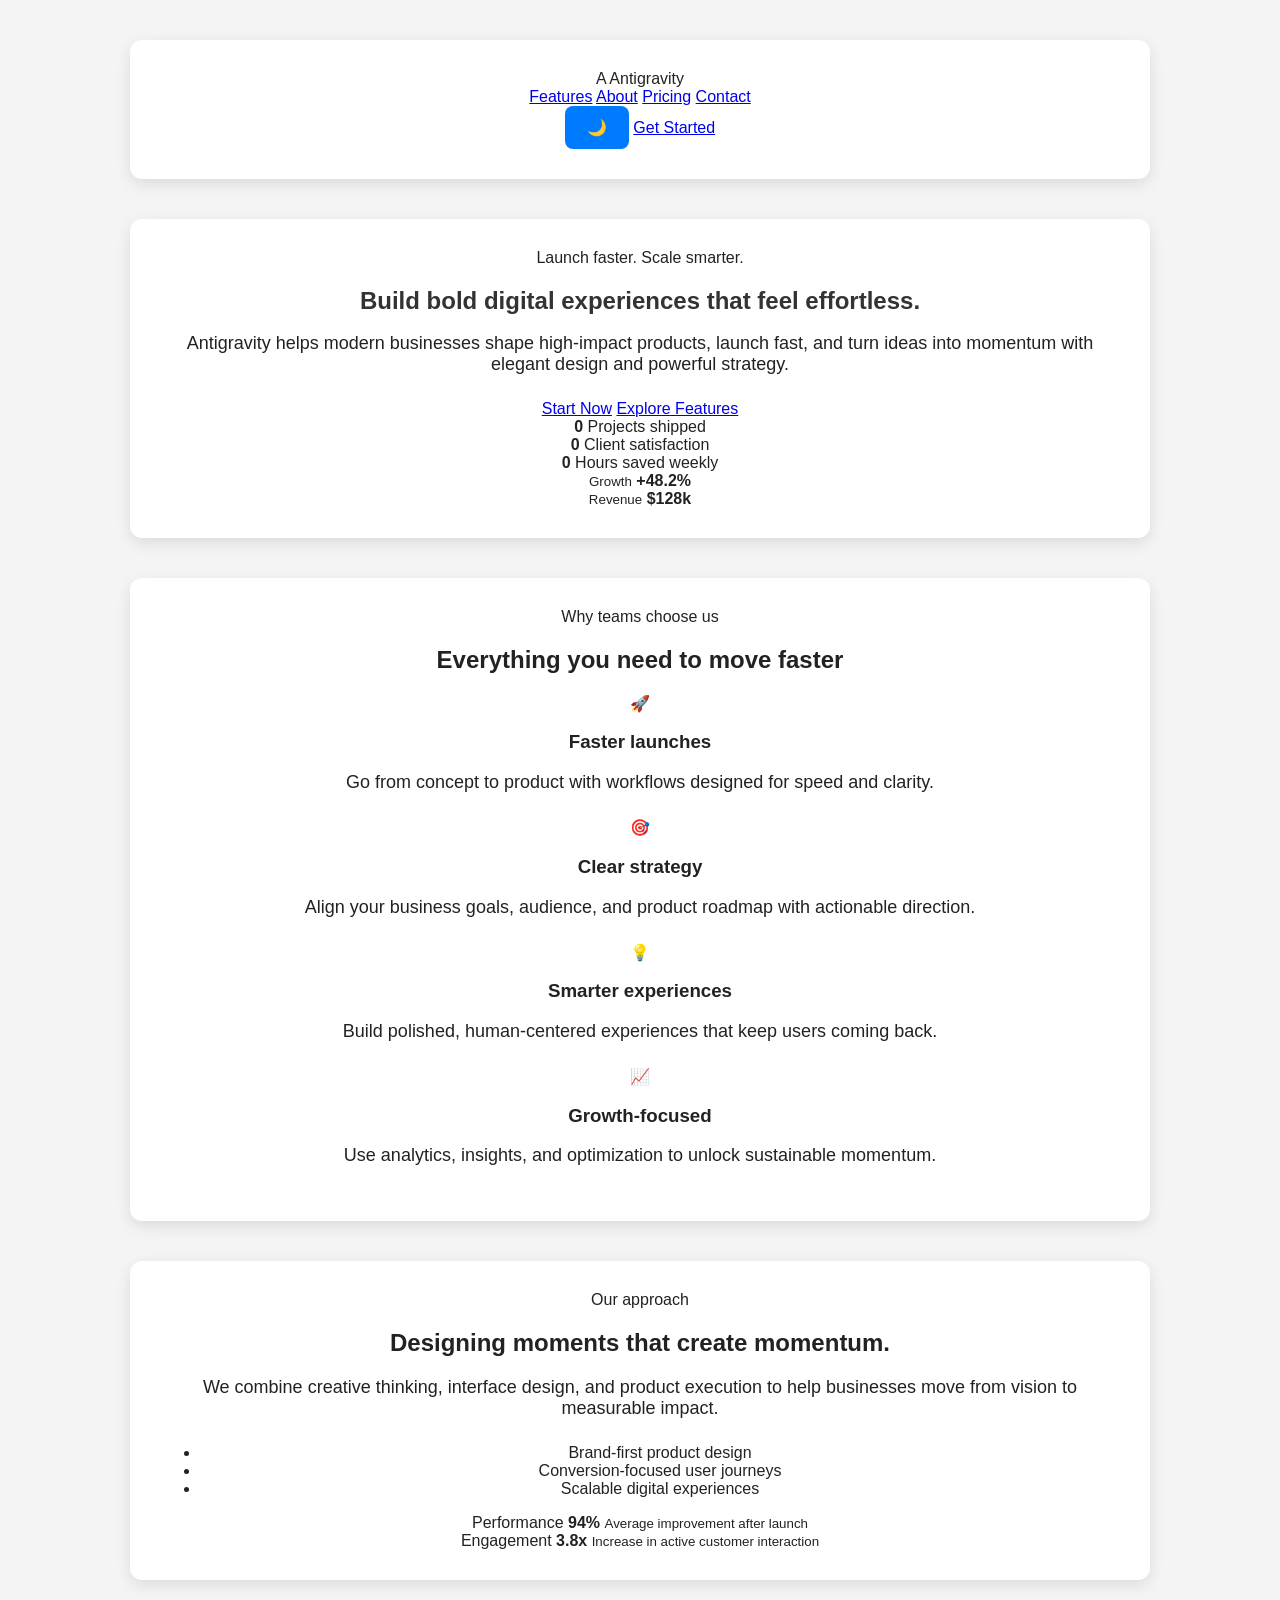
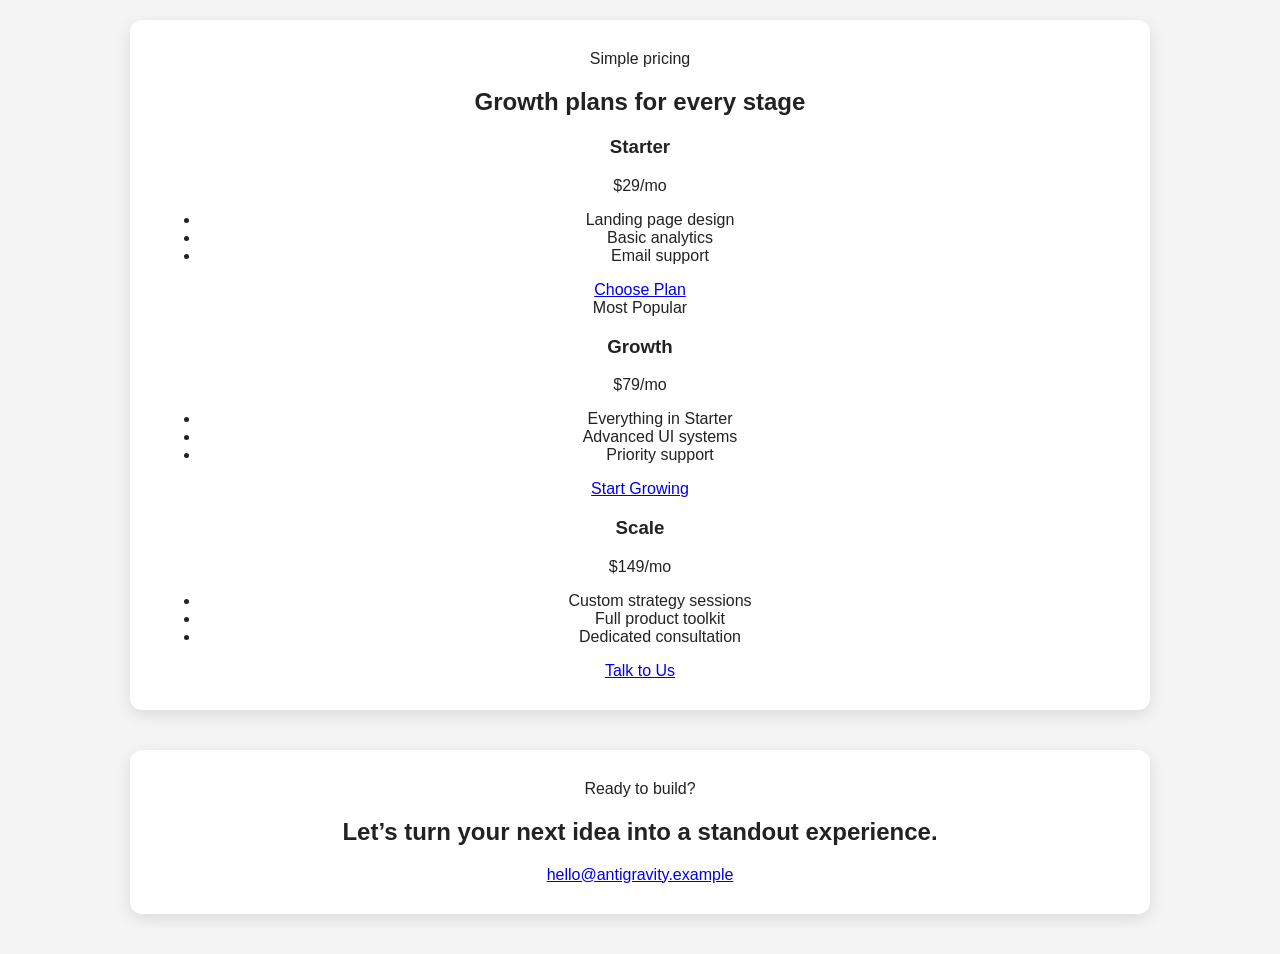
<file: index.html>
<!DOCTYPE html>
<html lang="en">
  <head>
    <meta charset="UTF-8" />
    <meta name="viewport" content="width=device-width, initial-scale=1.0" />
    <title>Antigravity Studio</title>
    <meta
      name="description"
      content="A modern, upgraded landing page for Antigravity."
    />
    <link rel="preconnect" href="https://fonts.googleapis.com" />
    <link rel="preconnect" href="https://fonts.gstatic.com" crossorigin />
    <link
      href="https://fonts.googleapis.com/css2?family=Inter:wght@400;500;600;700;800&display=swap"
      rel="stylesheet"
    />
    <link rel="stylesheet" href="style.css" />
  </head>
  <body>
    <div class="page-shell">
      <header class="topbar">
        <nav class="navbar container">
          <div class="brand">
            <span class="brand-mark">A</span>
            <span>Antigravity</span>
          </div>

          <div class="nav-links">
            <a href="#features">Features</a>
            <a href="#about">About</a>
            <a href="#pricing">Pricing</a>
            <a href="#contact">Contact</a>
          </div>

          <div class="nav-actions">
            <button class="theme-toggle" aria-label="Toggle theme">
              <span class="theme-icon">🌙</span>
            </button>
            <a href="#contact" class="btn btn-primary">Get Started</a>
          </div>
        </nav>
      </header>

      <main>
        <section class="hero">
          <div class="container hero-grid">
            <div class="hero-copy">
              <span class="badge">Launch faster. Scale smarter.</span>
              <h1>Build bold digital experiences that feel effortless.</h1>
              <p>
                Antigravity helps modern businesses shape high-impact products,
                launch fast, and turn ideas into momentum with elegant design and
                powerful strategy.
              </p>

              <div class="hero-actions">
                <a href="#pricing" class="btn btn-primary">Start Now</a>
                <a href="#features" class="btn btn-secondary">Explore Features</a>
              </div>

              <div class="social-proof">
                <div>
                  <strong data-target="1200">0</strong>
                  <span>Projects shipped</span>
                </div>
                <div>
                  <strong data-target="98">0</strong>
                  <span>Client satisfaction</span>
                </div>
                <div>
                  <strong data-target="24">0</strong>
                  <span>Hours saved weekly</span>
                </div>
              </div>
            </div>

            <div class="hero-visual">
              <div class="dashboard-card">
                <div class="panel-header">
                  <span class="dot red"></span>
                  <span class="dot yellow"></span>
                  <span class="dot green"></span>
                </div>

                <div class="mini-chart">
                  <div class="line line-one"></div>
                  <div class="line line-two"></div>
                  <div class="bars">
                    <span style="height: 44%"></span>
                    <span style="height: 58%"></span>
                    <span style="height: 65%"></span>
                    <span style="height: 75%"></span>
                    <span style="height: 82%"></span>
                    <span style="height: 95%"></span>
                  </div>
                </div>

                <div class="stats-row">
                  <div class="stat-box">
                    <small>Growth</small>
                    <strong>+48.2%</strong>
                  </div>
                  <div class="stat-box accent">
                    <small>Revenue</small>
                    <strong>$128k</strong>
                  </div>
                </div>
              </div>
            </div>
          </div>
        </section>

        <section id="features" class="features section">
          <div class="container">
            <div class="section-heading">
              <span class="eyebrow">Why teams choose us</span>
              <h2>Everything you need to move faster</h2>
            </div>

            <div class="feature-grid">
              <article class="feature-card">
                <div class="icon">🚀</div>
                <h3>Faster launches</h3>
                <p>
                  Go from concept to product with workflows designed for speed and
                  clarity.
                </p>
              </article>

              <article class="feature-card">
                <div class="icon">🎯</div>
                <h3>Clear strategy</h3>
                <p>
                  Align your business goals, audience, and product roadmap with
                  actionable direction.
                </p>
              </article>

              <article class="feature-card">
                <div class="icon">💡</div>
                <h3>Smarter experiences</h3>
                <p>
                  Build polished, human-centered experiences that keep users
                  coming back.
                </p>
              </article>

              <article class="feature-card">
                <div class="icon">📈</div>
                <h3>Growth-focused</h3>
                <p>
                  Use analytics, insights, and optimization to unlock sustainable
                  momentum.
                </p>
              </article>
            </div>
          </div>
        </section>

        <section id="about" class="about section">
          <div class="container split">
            <div class="about-copy">
              <span class="eyebrow">Our approach</span>
              <h2>Designing moments that create momentum.</h2>
              <p>
                We combine creative thinking, interface design, and product
                execution to help businesses move from vision to measurable
                impact.
              </p>
              <ul class="check-list">
                <li>Brand-first product design</li>
                <li>Conversion-focused user journeys</li>
                <li>Scalable digital experiences</li>
              </ul>
            </div>

            <div class="about-panel">
              <div class="mini-card">
                <span>Performance</span>
                <strong>94%</strong>
                <small>Average improvement after launch</small>
              </div>

              <div class="mini-card dark">
                <span>Engagement</span>
                <strong>3.8x</strong>
                <small>Increase in active customer interaction</small>
              </div>
            </div>
          </div>
        </section>

        <section id="pricing" class="pricing section">
          <div class="container">
            <div class="section-heading">
              <span class="eyebrow">Simple pricing</span>
              <h2>Growth plans for every stage</h2>
            </div>

            <div class="pricing-grid">
              <article class="price-card">
                <h3>Starter</h3>
                <div class="price">$29<span>/mo</span></div>
                <ul>
                  <li>Landing page design</li>
                  <li>Basic analytics</li>
                  <li>Email support</li>
                </ul>
                <a href="#contact" class="btn btn-secondary">Choose Plan</a>
              </article>

              <article class="price-card featured">
                <span class="popular">Most Popular</span>
                <h3>Growth</h3>
                <div class="price">$79<span>/mo</span></div>
                <ul>
                  <li>Everything in Starter</li>
                  <li>Advanced UI systems</li>
                  <li>Priority support</li>
                </ul>
                <a href="#contact" class="btn btn-primary">Start Growing</a>
              </article>

              <article class="price-card">
                <h3>Scale</h3>
                <div class="price">$149<span>/mo</span></div>
                <ul>
                  <li>Custom strategy sessions</li>
                  <li>Full product toolkit</li>
                  <li>Dedicated consultation</li>
                </ul>
                <a href="#contact" class="btn btn-secondary">Talk to Us</a>
              </article>
            </div>
          </div>
        </section>

        <section id="contact" class="cta section">
          <div class="container cta-box">
            <div>
              <span class="eyebrow">Ready to build?</span>
              <h2>Let’s turn your next idea into a standout experience.</h2>
            </div>
            <a href="mailto:hello@antigravity.example" class="btn btn-primary"
              >hello@antigravity.example</a
            >
          </div>
        </section>
      </main>
    </div>

    <script src="script.js"></script>
  </body>
</html>
</file>
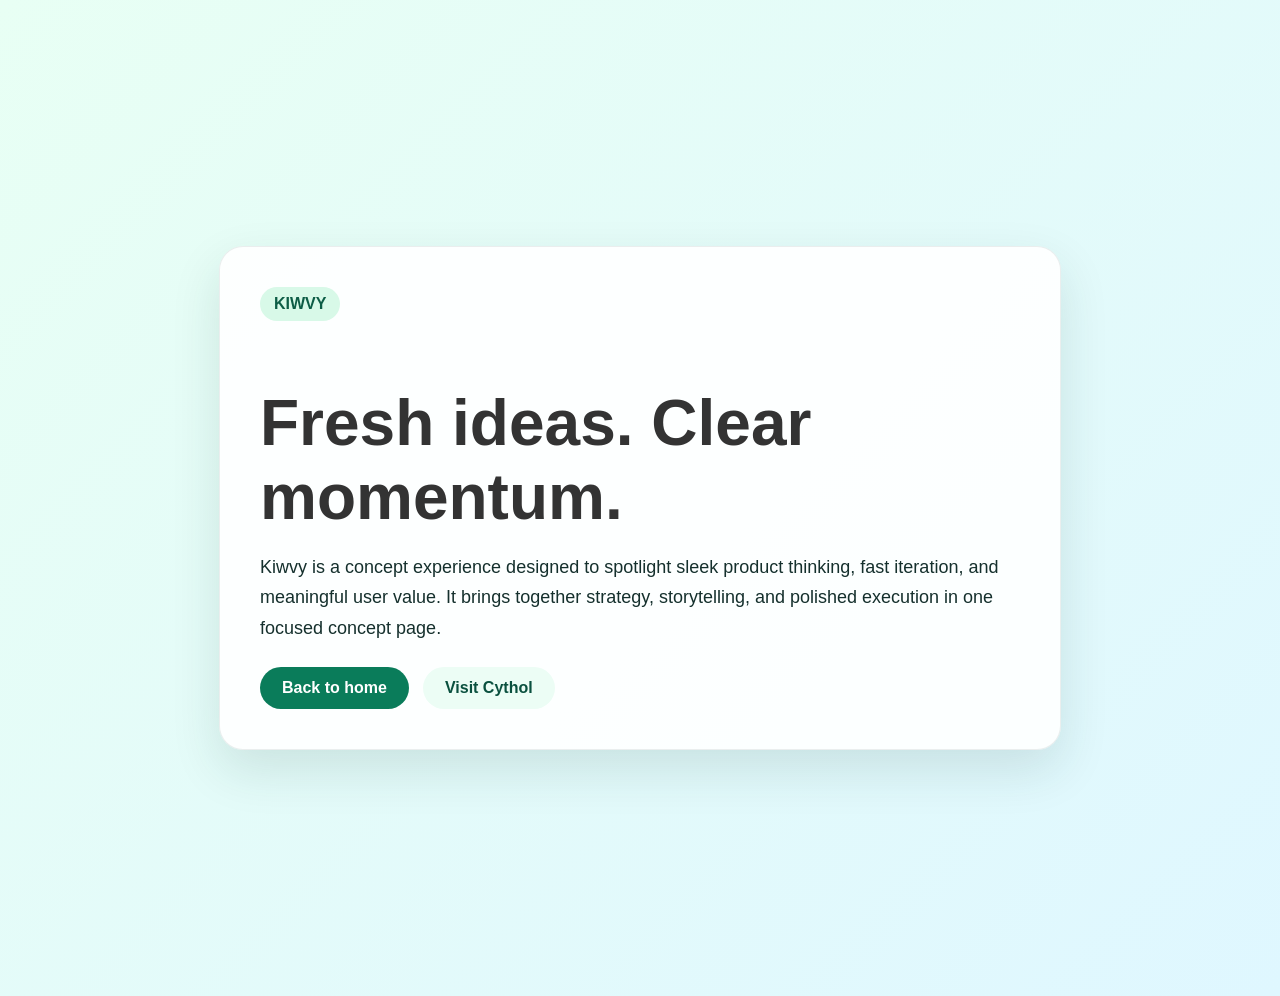
<file: kiwvy.html>
<!DOCTYPE html>
<html lang="en">
  <head>
    <meta charset="UTF-8" />
    <meta name="viewport" content="width=device-width, initial-scale=1.0" />
    <title>Kiwvy</title>
    <link rel="stylesheet" href="style.css" />
    <style>
      body {
        margin: 0;
        font-family: Arial, sans-serif;
        background: linear-gradient(135deg, #e8fff4, #dff7ff);
        color: #15302d;
      }
      .page {
        min-height: 100vh;
        display: flex;
        align-items: center;
        justify-content: center;
        padding: 48px 20px;
      }
      .card {
        max-width: 760px;
        width: 100%;
        background: rgba(255,255,255,0.9);
        border: 1px solid rgba(21, 48, 45, 0.08);
        border-radius: 24px;
        box-shadow: 0 20px 50px rgba(20, 60, 52, 0.12);
        padding: 40px;
      }
      h1 {
        font-size: clamp(2.4rem, 5vw, 4rem);
        margin-bottom: 18px;
      }
      p {
        line-height: 1.7;
        margin-bottom: 24px;
      }
      .badge {
        display: inline-block;
        background: #d8f9e8;
        color: #0d5d46;
        padding: 8px 14px;
        border-radius: 999px;
        font-weight: 700;
        margin-bottom: 12px;
      }
      .actions {
        display: flex;
        gap: 14px;
        flex-wrap: wrap;
      }
      .btn {
        display: inline-block;
        background: #0a7c5a;
        color: white;
        text-decoration: none;
        padding: 12px 22px;
        border-radius: 999px;
        font-weight: 700;
      }
      .btn.alt {
        background: #ecfdf5;
        color: #0b513f;
      }
    </style>
  </head>
  <body>
    <main class="page">
      <section class="card">
        <div class="badge">KIWVY</div>
        <h1>Fresh ideas. Clear momentum.</h1>
        <p>
          Kiwvy is a concept experience designed to spotlight sleek product thinking,
          fast iteration, and meaningful user value. It brings together strategy,
          storytelling, and polished execution in one focused concept page.
        </p>
        <div class="actions">
          <a class="btn" href="index.html">Back to home</a>
          <a class="btn alt" href="cythol.html">Visit Cythol</a>
        </div>
      </section>
    </main>
  </body>
</html>
</file>
<file: style.css>
body {
  margin: 0;
  font-family: Arial, sans-serif;
  background: #f4f4f4;
  color: #222;
}

.container {
  max-width: 960px;
  margin: 40px auto;
  padding: 30px;
  background: #ffffff;
  border-radius: 12px;
  box-shadow: 0 5px 15px rgba(0, 0, 0, 0.1);
  text-align: center;
}

h1 {
  color: #333;
  margin-bottom: 15px;
}

p {
  font-size: 18px;
  margin-bottom: 25px;
}

button {
  background: #007bff;
  color: white;
  border: none;
  padding: 12px 22px;
  border-radius: 8px;
  font-size: 16px;
  cursor: pointer;
  transition: 0.2s ease;
}

button:hover {
  background: #005ec2;
}

button:disabled {
  background: #6c757d;
  cursor: not-allowed;
}
</file>
